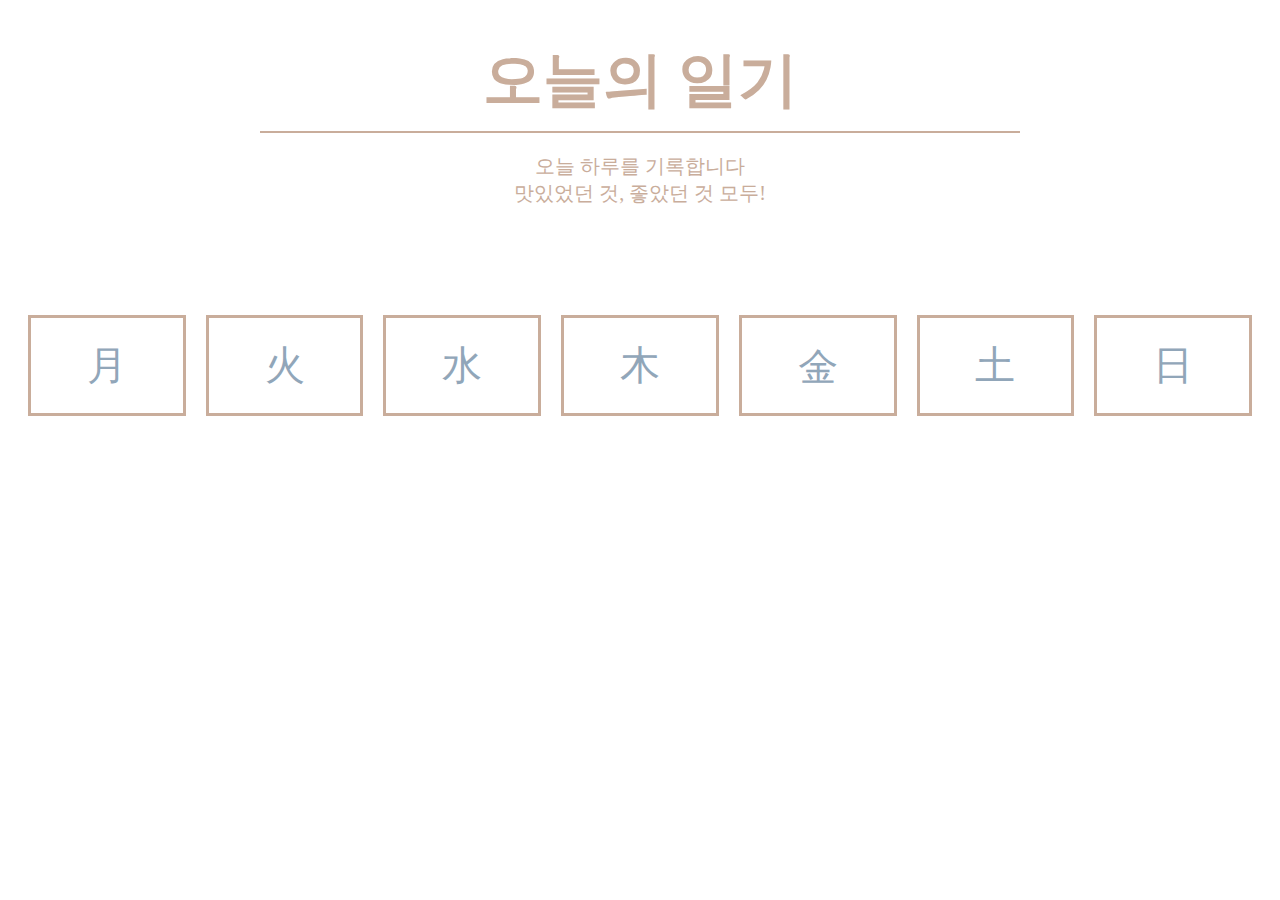
<file: index.html>
<!DOCTYPE html>
<link rel = "stylesheet" href = "style.css">
<link href="https://hangeul.pstatic.net/hangeul_static/css/maru-buri.css" rel="stylesheet">
<link href="https://hangeul.pstatic.net/hangeul_static/css/nanum-square-neo.css" rel="stylesheet">

<html>
    <head>
        <title>main</title>
    </head>

    <body>
       <h1>오늘의 일기</h1>
       <hr>
       <p class = "글귀">오늘 하루를 기록합니다 <br>
                        맛있었던 것, 좋았던 것 모두!</p><br>


        <div class = "박스">
        <script>
            var 한자 = ['月', '火', '水', '木', '金', '土', '日' ];
            var link = ['Monday.html', 'Tuesday.html', 'Wendesday.html', 'Thursday.html', 'Friday.html',
                        'Saturday.html', 'Sunday.html']
            var i = 0;
            
            while(i<7) {
                document.write('<div class = "요일"><a href = "'+ link[i] + '">' + 한자[i] + '</div>');
                i++;
            }
        </script>
        </div>



    </body>

</html>
</file>
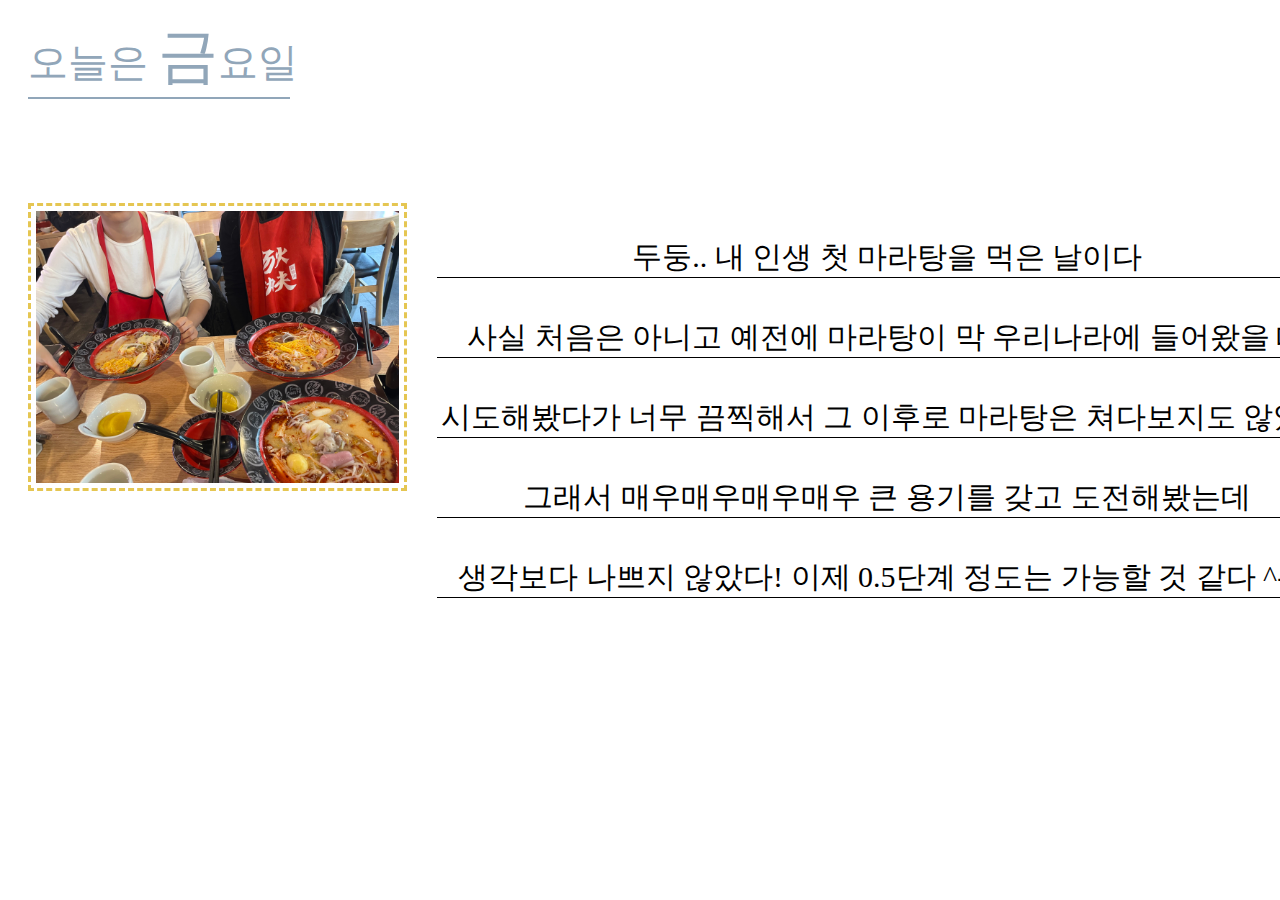
<file: Friday.html>
<!DOCTYPE html>
<link rel = "stylesheet" href = "style.css">
<link href="https://hangeul.pstatic.net/hangeul_static/css/maru-buri.css" rel="stylesheet">

<html>
    <head>
        <title>Friday</title>
    </head>


    <body>
        <div class = "좌상단">
        <p><a href= "index.html" title="메인으로">오늘은 <span>금</span>요일</a> </p>
        <hr> </div>
        
      
        <div class = "내용">
        <img src = "금요일.jpg" class = "대표사진">

        <div class = "일기">
            <p>두둥.. 내 인생 첫 마라탕을 먹은 날이다</p>
            <p>사실 처음은 아니고 예전에 마라탕이 막 우리나라에 들어왔을 때</p>
            <p>시도해봤다가 너무 끔찍해서 그 이후로 마라탕은 쳐다보지도 않았다</p>
            <p>그래서 매우매우매우매우 큰 용기를 갖고 도전해봤는데</p>
            <p>생각보다 나쁘지 않았다! 이제 0.5단계 정도는 가능할 것 같다 ^-^b</p>
        </div>
        </div>

    </body>
</html>
</file>
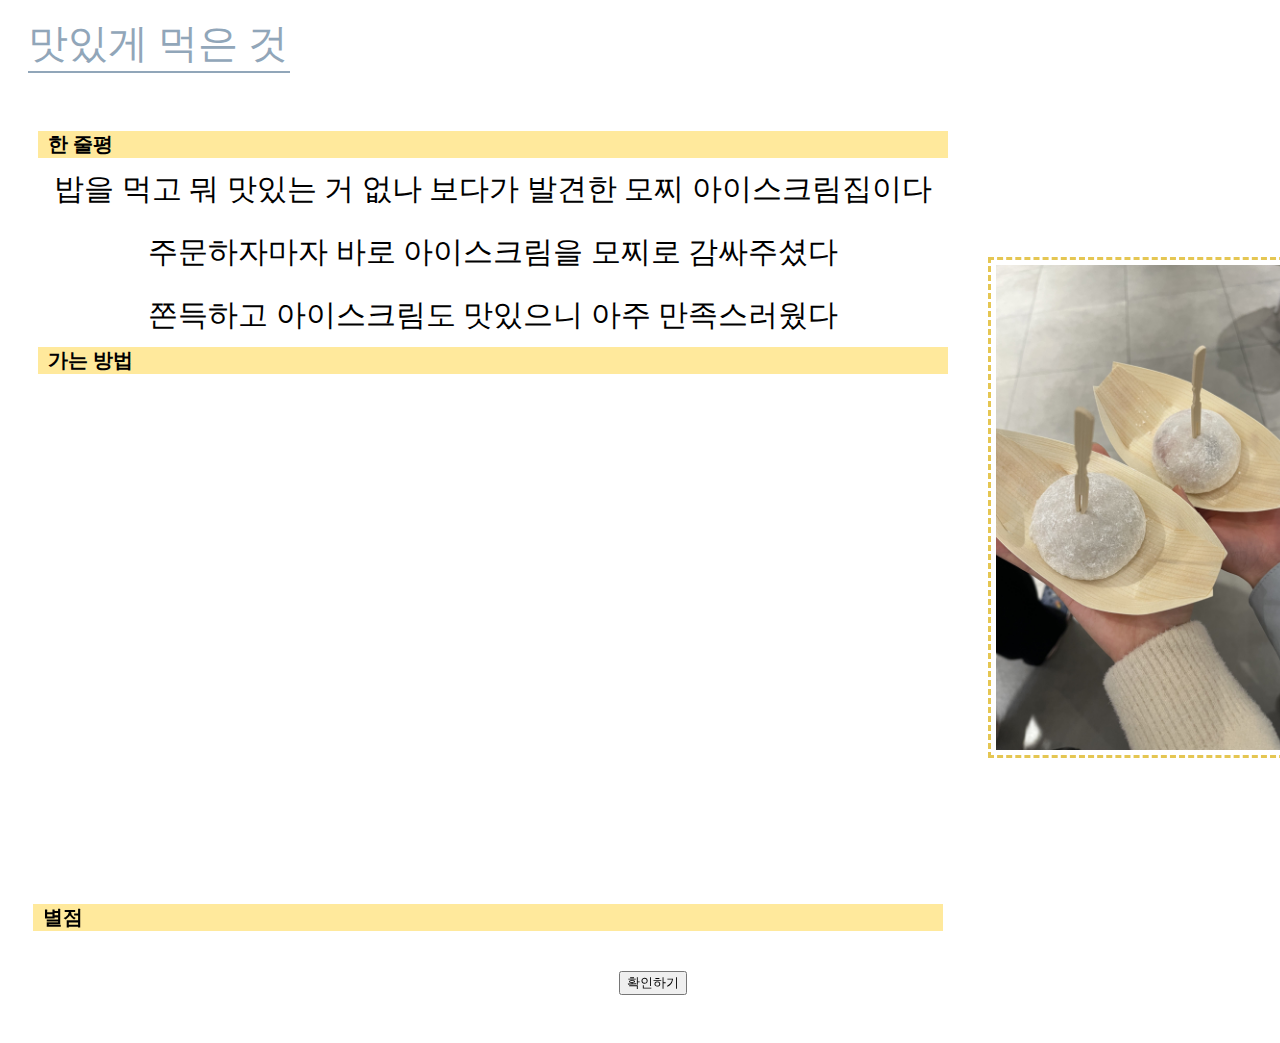
<file: SunFood.html>
<!DOCTYPE html>
<link rel = "stylesheet" href = "style.css">
<link href="https://hangeul.pstatic.net/hangeul_static/css/maru-buri.css" rel="stylesheet">
<link href="https://hangeul.pstatic.net/hangeul_static/css/nanum-square-neo.css" rel="stylesheet">


<html>
    <head>
    <title>유키모찌</title>
    
    <script>
        function star() {
            document.getElementById("별점주기").style.display = "none";
            document.getElementById("출력").style.display = "block";
        }
    </script>
    </head>

    <body>
    </body>
        <div class = "좌상단">
            <p><a href= "index.html" title="메인으로"> 맛있게 먹은 것</a> </p>
            <hr>
        </div>

        <div class = "food">
            <div class = "리뷰">
                <span> 한 줄평 </span>
                <p> 밥을 먹고 뭐 맛있는 거 없나 보다가 발견한 모찌 아이스크림집이다</p>
                <p> 주문하자마자 바로 아이스크림을 모찌로 감싸주셨다</p>
                <p> 쫀득하고 아이스크림도 맛있으니 아주 만족스러웠다 </p>
                <span> 가는 방법 </span>
                <iframe src = "https://naver.me/5Iiuxq1a"></iframe>
            </div>
             <img src = "일요일 음식.jpg" class = "대표사진">
        </div>

        <div class = "별점">
            <span> 별점 </span>
        </div>

        <div class = "내거">
        <input id ="별점주기" value = "확인하기" type = "button" onclick = "star()">
        <p id = "출력" style = "display : none;">⭐️⭐️⭐️⭐️</p>
        </div>
    
    </body>
</html>
</file>
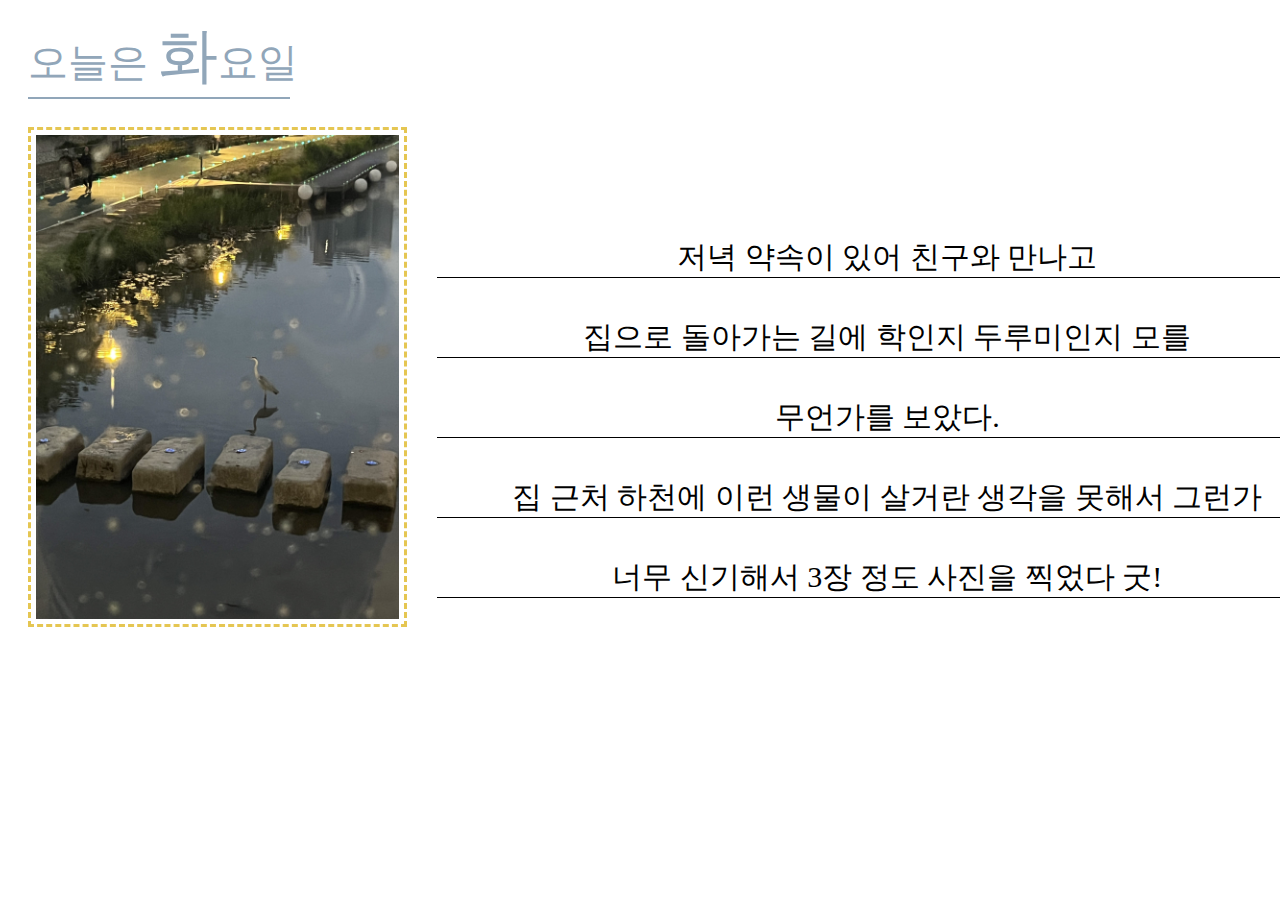
<file: Tuesday.html>
<!DOCTYPE html>
<link rel = "stylesheet" href = "style.css">
<link href="https://hangeul.pstatic.net/hangeul_static/css/maru-buri.css" rel="stylesheet">

<html>
    <head>
        <title>Tuesday</title>
    </head>


    <body>
        <div class = "좌상단">
        <p>
            <a href= "index.html"  title="메인으로"> 오늘은 <span>화</span>요일 </a>
        </p>
        <hr> </div>
        
      
        <div class = "내용">
        <img src = "화요일.jpg" class = "대표사진">
      
       <div class = "일기">
        <p> 저녁 약속이 있어 친구와 만나고 </p>
        <p> 집으로 돌아가는 길에 학인지 두루미인지 모를 </p>
        <p> 무언가를 보았다. </p>
        <p> 집 근처 하천에 이런 생물이 살거란 생각을 못해서 그런가</p>
        <p> 너무 신기해서 3장 정도 사진을 찍었다 굿!</p>

        </div>

        

       

       

    

    </body>
</html>
</file>
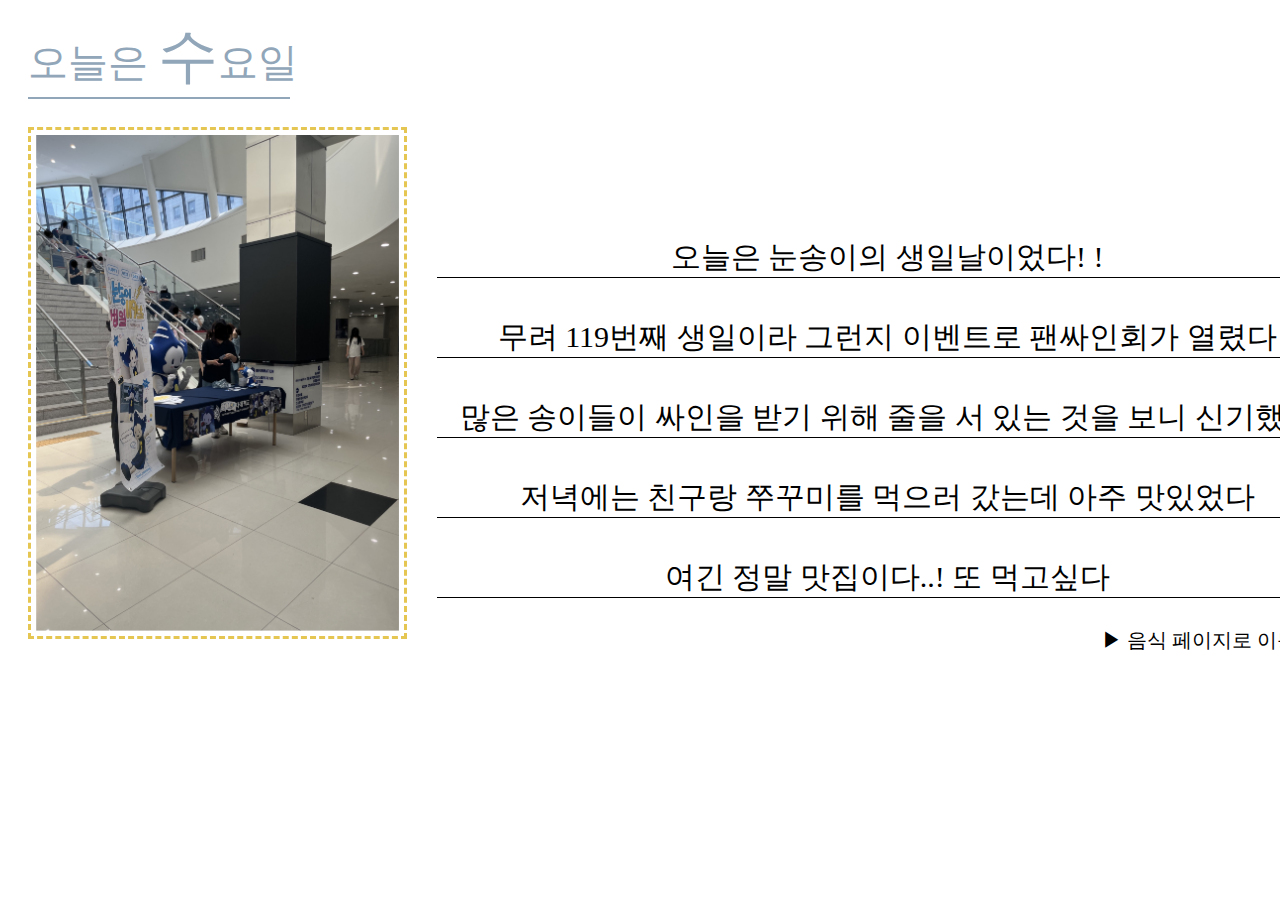
<file: Wendesday.html>
<!DOCTYPE html>
<link rel = "stylesheet" href = "style.css">
<link href="https://hangeul.pstatic.net/hangeul_static/css/maru-buri.css" rel="stylesheet">

<html>
    <head>
        <title>Wendesday</title>
    </head>


    <body>
        <div class = "좌상단">
        <p><a href= "index.html" title="메인으로">오늘은 <span>수</span>요일</a> </p>
        <hr> </div>
        
      
        <div class = "내용">
        <img src = "수요일.jpg" class = "대표사진">
        
       <div class = "일기">
        <p> 오늘은 눈송이의 생일날이었다! ! </p>
        <p> 무려 119번째 생일이라 그런지 이벤트로 팬싸인회가 열렸다 </p>
        <p> 많은 송이들이 싸인을 받기 위해 줄을 서 있는 것을 보니 신기했다 </p>
        <p> 저녁에는 친구랑 쭈꾸미를 먹으러 갔는데 아주 맛있었다</p>
        <p> 여긴 정말 맛집이다..! 또 먹고싶다 </p>
         <div class = "음식">
            <span> <a href = "WenFood.html" title="나정순할매쭈꾸미" >▶ 음식 페이지로 이동하기</a></span>
        </div>
        </div>

        

       

       

    

    </body>
</html>
</file>
<file: style.css>
body h1 {
    font-size : 60px;
    text-align : center;
    font-family: 'MaruBuri';
    color : #C9AD9B;
    margin-bottom : 10px;
}

body hr {
    width : 60%;
    color : #C9AD9B;
    border-style: solid;
}

.글귀 {
    text-align : center;
    font-size : 20px;
    font-family: 'MaruBuriLight';
    color : #C9AD9B;
    padding-bottom : 50px;
}

/* 월,화,수,목,금,토,일 이동 부분*/
.요일{

    display : grid;
    text-align: center;
    border : solid #C9AD9B;
    padding : 20px;
    font-family: 'MaruBuri';
    font-size : 40px;
    color : #91a6b9;
}

.요일 a {
    text-decoration : none;
    color : #91a6b9;
}

.박스{
    display : grid;
    grid-template-columns: 1fr 1fr 1fr 1fr 1fr 1fr 1fr;
    padding : 20px;
    gap : 20px;
}

/* 요일 페이지 오늘은 ~요일부분 */
.좌상단 p {
    margin-bottom : 0;
    padding-bottom : 0px;
}

.좌상단 p a {
    text-align : left;
    padding-left : 20px;
    text-decoration: none;
    font-family: 'MaruBuri';
    font-size : 40px;
    color : #91a6b9;
}

.좌상단 span {
    font-size : 60px;
    color : #91a6b9;
    text-decoration : none;
}

.좌상단 hr {
    width : 260px;
    color : #91a6b9;
    margin-left : 20px;
    margin-top : 0px;
}




/* 요일 페이지 내용, 일기 */
.내용 {
    display : flex;
    width : 100%;
    gap : 10px;
}

.일기 {
    flex : 1;
    font-family : 'MaruBuri';
    font-size : 30px;
    text-align : center;
    display : grid;
    grid-template-rows : 60px 60px 60px 60px 60px;
    gap : 20px;
    justify-content: center;
    padding-top: 100px;
    width : 90%;
}

.일기 p {

   display : block;
   border-bottom : 1px solid black;
   padding-bottom : 40px;
   width : 900px;

}

/* 아래 음식페이지 이동 부분 */
.음식 {
    text-align : right;
    font-family : 'MaruBuri';
    font-size : 20px;
    padding-top : 20px;
}

.음식 span a {
    text-decoration : None;
    color : black;
}

/* 음식 페이지 */

.food {
    display : flex;
    width : 100%;
    padding-top : 30px;
    gap : 20px;
    padding-left : 30px;
    
}

.food p {
    margin : 10px;
    padding : 1px;
}

.food span {
    display : inline-block;
    background-color : #FFE99C;
    font-size : 20px;
    text-align: left;
    font-weight : bold;
    padding-left : 10px;
    width : 900px;

}

.food iframe {
    padding-top : 10px;
    align-self : center;
    border : none;
    width : 700px;
    height : 500px;
    margin-bottom : 20px;
}


.리뷰 {
    font-family : 'NanumSquareNeo';
    display : flex;
    flex-direction: column;
    font-size : 30px;
    text-align : center;
    padding-top : 20px;
}

/* 별점 주기 */
.별점 {
    font-family : 'MaruBuri';
    font-size : 30px;
    flex-direction : column;
    display : inline-block;

    background-color : #FFE99C;
    font-size : 20px;
    text-align: left;
    font-weight : bold;
    margin-left : 25px;
    width : 900px;
    padding-left : 10px;

}

.별점 span {
    align-self : center;
    padding-left : 0;
}

#별점주기 {
    margin : 40px;
}

.내거 {
    font-family : 'MaruBruri';
    padding-left: 25px;
    text-align : center;
    
}

.내거 p {
    text-align: center;
    font-size : 40px;
}




/* 사진 테두리 점선부분*/
.대표사진 {
   flex : 1;
   align-self : center;
    max-width : 30%;
    height : auto;
    display : block;
    flex-shrink: 0;
    padding : 5px;
    margin : 20px;
    border-style : dashed;
    border-color : #e5c652;
    box-sizing : border-box;
   
}
</file>
